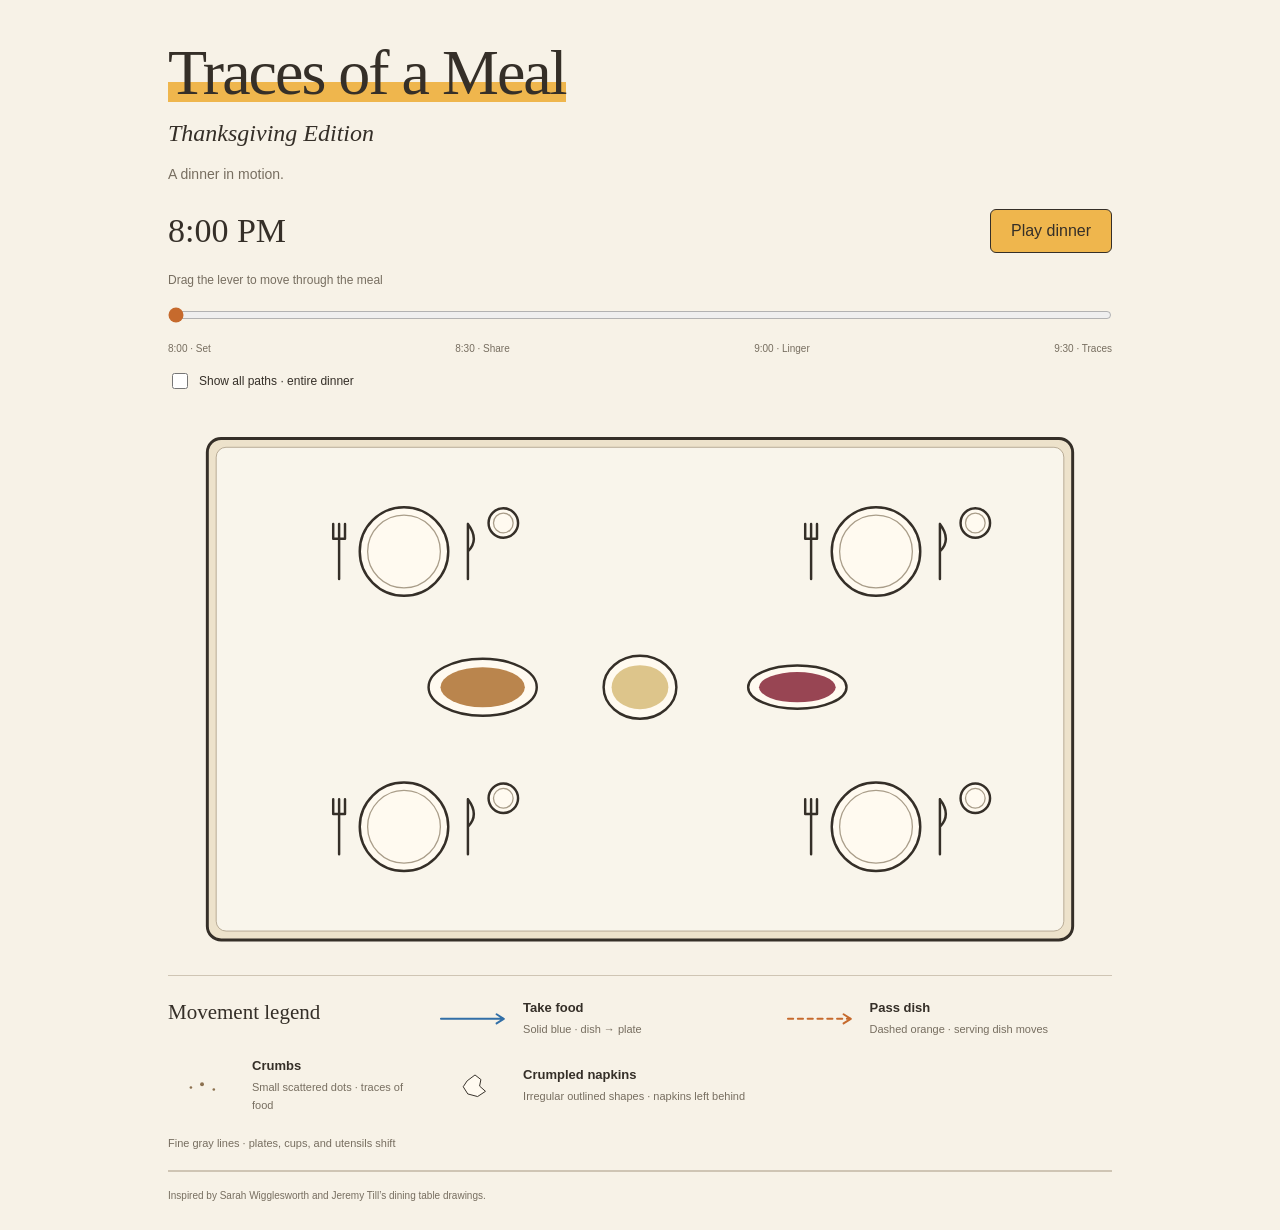
<file: thanksgiving-table/index.html>
<!DOCTYPE html>
<html lang="en">
<head>
  <meta charset="UTF-8">
  <meta name="viewport" content="width=device-width, initial-scale=1">
  <title>Traces of a Meal — Thanksgiving Edition</title>
  <link rel="stylesheet" href="style.css">
  <script src="script.js" defer></script>
</head>
<body>
  <main>
    <header>
      <h1><span>Traces of a Meal</span></h1>
      <p class="subtitle">Thanksgiving Edition</p>
      <p class="intro">A dinner in motion.</p>
    </header>

    <section class="timeline-panel" aria-label="Dinner timeline">
      <div class="timeline-top"><div><output id="clock" for="time-slider">8:00 PM</output></div>
      <button id="play" type="button">Play dinner</button></div>
      <label for="time-slider">Drag the lever to move through the meal</label>
      <input id="time-slider" type="range" min="0" max="90" step="0.1" value="0" aria-valuetext="8:00 PM">
      <div class="time-ticks"><span>8:00 · Set</span><span>8:30 · Share</span><span>9:00 · Linger</span><span>9:30 · Traces</span></div>
      <div class="timeline-bottom"><label class="path-toggle"><input id="show-paths" type="checkbox"> Show all paths · entire dinner</label></div>
    </section>
    <section class="study" aria-label="Animated dinner table">
      <div class="drawing">
        <svg id="table-drawing" viewBox="0 0 960 580" role="img" aria-labelledby="drawing-title drawing-description">
          <title id="drawing-title">A Thanksgiving table before the meal</title>
          <desc id="drawing-description">A rectangular table with four neatly arranged place settings, each with a plate, fork, knife, and cup. Turkey, potatoes, and cranberry sauce sit in the center.</desc>
          <rect class="table-edge" x="40" y="35" width="880" height="510" rx="14" />
          <rect class="table-inner" x="49" y="44" width="862" height="492" rx="10" />
          <defs>
            <marker id="take-arrow" viewBox="0 0 10 10" refX="9" refY="5" markerWidth="7" markerHeight="7" orient="auto-start-reverse"><path d="M0 0 L10 5 L0 10" fill="#326fa7" /></marker>
            <marker id="pass-arrow" viewBox="0 0 10 10" refX="9" refY="5" markerWidth="7" markerHeight="7" orient="auto-start-reverse"><path d="M0 0 L10 5 L0 10" fill="#c66a2d" /></marker>
          </defs>
          <g id="place-settings"></g>
          <g id="movement-history"></g>
          <g id="shared-dishes"></g>
          <g id="after-traces"></g>
          <g id="moving-portions"></g>
        </svg>
      </div>
    </section>
    <section class="legend" aria-label="Movement legend">
      <div><h2>Movement legend</h2></div>
      <div class="legend-item">
        <svg viewBox="0 0 110 24" aria-hidden="true"><path class="take-line" d="M3 12 H98 M88 5 L99 12 L88 19" /></svg>
        <div><h3>Take food</h3><p>Solid blue · dish → plate</p></div>
      </div>
      <div class="legend-item">
        <svg viewBox="0 0 110 24" aria-hidden="true"><path class="pass-line" d="M3 12 H98" /><path class="pass-head" d="M88 5 L99 12 L88 19" /></svg>
        <div><h3>Pass dish</h3><p>Dashed orange · serving dish moves</p></div>
      </div>
      <div class="legend-item">
        <svg viewBox="0 0 110 24" aria-hidden="true"><circle cx="35" cy="13" r="2" fill="#8c7150" /><circle cx="52" cy="8" r="3" fill="#8c7150" /><circle cx="70" cy="16" r="2" fill="#8c7150" /></svg>
        <div><h3>Crumbs</h3><p>Small scattered dots · traces of food</p></div>
      </div>
      <div class="legend-item">
        <svg viewBox="0 0 110 40" aria-hidden="true"><path d="M43 12 l12 -9 9 7 -2 10 9 8 -12 8 -15 -4 -7 -11Z" fill="#fffaf0" stroke="#352f28" stroke-width="1.5" /></svg>
        <div><h3>Crumpled napkins</h3><p>Irregular outlined shapes · napkins left behind</p></div>
      </div>
      <p class="legend-note">Fine gray lines · plates, cups, and utensils shift</p>
    </section>
    <footer>Inspired by Sarah Wigglesworth and Jeremy Till’s dining table drawings.</footer>
  </main>
</body>
</html>
</file>
<file: thanksgiving-table/style.css>
/* Warm paper, ink outlines, and two distinct movement colors. */
:root { --paper: #f7f2e7; --ink: #352f28; --muted: #776e60; --yellow: #efb64d; --blue: #326fa7; --orange: #c66a2d; }
* { box-sizing: border-box; }
body { margin: 0; background: var(--paper); color: var(--ink); font-family: Arial, sans-serif; }
main { max-width: 1120px; margin: auto; padding: 52px 48px 26px; }
.eyebrow { font-size: 10px; font-weight: bold; letter-spacing: 2px; margin: 0 0 16px; color: var(--muted); }
h1 { font-family: Georgia, serif; font-size: clamp(38px, 5.5vw, 64px); font-weight: normal; letter-spacing: -2px; margin: 0 0 10px; }
h1 span { background: linear-gradient(transparent 63%, var(--yellow) 63%, var(--yellow) 91%, transparent 91%); }
.subtitle { font-family: Georgia, serif; font-style: italic; font-size: 24px; margin: 0; }
.intro { color: var(--muted); font-size: 14px; line-height: 1.6; margin: 22px 0 32px; }
.study { border-top: 1px solid #cfc5b4; }
.stage-heading { display: flex; align-items: center; justify-content: space-between; gap: 16px; padding: 20px 0 0; }
h2 { font-family: Georgia, serif; font-weight: normal; font-size: 24px; margin: 0; }
.stage-number { display: inline-block; font-family: Arial, sans-serif; font-size: 12px; background: var(--yellow); border-radius: 50%; padding: 9px; margin-right: 10px; vertical-align: middle; }
.stage-heading p { color: var(--muted); font-size: 12px; }
#table-drawing { display: block; width: 100%; height: auto; }
.table-edge { fill: #ede2cb; stroke: var(--ink); stroke-width: 3; }
.table-inner { fill: #f9f5eb; stroke: #b8ab95; stroke-width: 1; }
.plate, .cup, .dish { fill: #fffaf0; stroke: var(--ink); stroke-width: 2.5; }
.plate-ring { fill: none; stroke: #a99d89; stroke-width: 1.3; }
.utensil { fill: none; stroke: var(--ink); stroke-width: 2.5; stroke-linecap: round; stroke-linejoin: round; }
.seat-label, .dish-label { fill: var(--muted); font-family: Arial, sans-serif; font-size: 12px; letter-spacing: 1px; text-anchor: middle; }
.dish-label { fill: var(--ink); font-size: 13px; letter-spacing: 0; }
.food-outline { stroke: var(--ink); stroke-width: 2; stroke-linejoin: round; }
.drawing-caption { display: flex; justify-content: space-between; gap: 12px; margin: 0 0 26px; color: var(--muted); font-size: 10px; }
.drawing-caption span:first-child { letter-spacing: 1.2px; }
.legend { border-top: 1px solid #cfc5b4; border-bottom: 1px solid #cfc5b4; padding: 24px 0 18px; display: grid; grid-template-columns: 1fr 1.3fr 1.3fr; gap: 20px; }
.legend .eyebrow { font-size: 9px; margin-bottom: 8px; }
.legend h2 { font-size: 21px; }
.legend-item { display: flex; gap: 12px; align-items: center; }
.legend-item svg { width: 72px; flex-shrink: 0; }
h3 { font-size: 13px; margin: 0 0 6px; }
.legend-item p, .legend-note { font-size: 11px; line-height: 1.6; color: var(--muted); margin: 0; }
.take-line, .pass-line, .pass-head { fill: none; stroke-width: 3; stroke-linecap: round; stroke-linejoin: round; }
.take-line { stroke: var(--blue); }
.pass-line, .pass-head { stroke: var(--orange); }
.pass-line { stroke-dasharray: 8 7; }
.legend-note { grid-column: 1 / -1; }
footer { display: flex; justify-content: space-between; gap: 16px; font-size: 10px; color: var(--muted); padding-top: 20px; line-height: 1.6; }
@media (max-width: 650px) {
  main { padding: 30px 18px 20px; }
  .stage-heading { display: block; }
  .legend { grid-template-columns: 1fr; gap: 18px; }
  .drawing-caption, footer { flex-direction: column; gap: 6px; }
  h1 { letter-spacing: -1px; }
}


.timeline-panel { padding: 22px 24px; background: #eee5d4; border: 1px solid #cfc5b4; border-radius: 10px; }
.timeline-top, .timeline-bottom { display: flex; align-items: center; justify-content: space-between; gap: 20px; }
.timeline-top .eyebrow { margin-bottom: 8px; }
#clock { font-family: Georgia, serif; font-size: 34px; font-variant-numeric: tabular-nums; }
button { color: var(--ink); background: var(--yellow); border: 1px solid var(--ink); border-radius: 6px; padding: 12px 20px; font: inherit; cursor: pointer; }
.timeline-panel > label { display: block; font-size: 12px; color: var(--muted); margin: 20px 0 10px; }
#time-slider { display: block; width: 100%; margin: 16px 0; accent-color: var(--orange); cursor: ew-resize; height: 24px; }

.time-ticks { display: flex; justify-content: space-between; gap: 8px; font-size: 10px; color: var(--muted); }
.timeline-bottom { border-top: 1px solid #cfc5b4; margin-top: 18px; padding-top: 14px; }
.timeline-bottom p { font-size: 10px; color: var(--muted); line-height: 1.5; margin: 0; }
.path-toggle { font-size: 12px; display: flex; align-items: center; gap: 8px; }
.path-toggle input { accent-color: var(--orange); width: 16px; height: 16px; }
#meal-status, #end-note { font-size: 13px; color: var(--muted); line-height: 1.6; }
#end-note { padding: 14px; background: #f1dbaa; border-radius: 6px; }
#movement-history { opacity: .65; pointer-events: none; }
.object-line { fill: none; stroke: #776e60; stroke-width: 1.3; opacity: .5; }
.path-view #movement-history { opacity: 1; }
.path-view .dish, .path-view .plate { fill-opacity: .5; }
button:focus-visible, input:focus-visible { outline: 3px solid var(--blue); outline-offset: 4px; }
@media (max-width: 650px) { .timeline-panel { padding: 16px; } .timeline-bottom { align-items: flex-start; flex-direction: column; gap: 12px; } .time-ticks { font-size: 9px; } }

/* Let the animation and the time lever carry the page. */
main { max-width: 1040px; padding-top: 36px; }
.intro { margin: 16px 0 24px; }
.timeline-panel { background: transparent; border: none; border-radius: 0; padding: 0; }
.timeline-bottom { border-top: none; padding-top: 0; margin-top: 16px; }
.study { border-top: none; margin-top: 12px; }
footer { border-top: 1px solid #cfc5b4; padding-top: 16px; }
</file>
